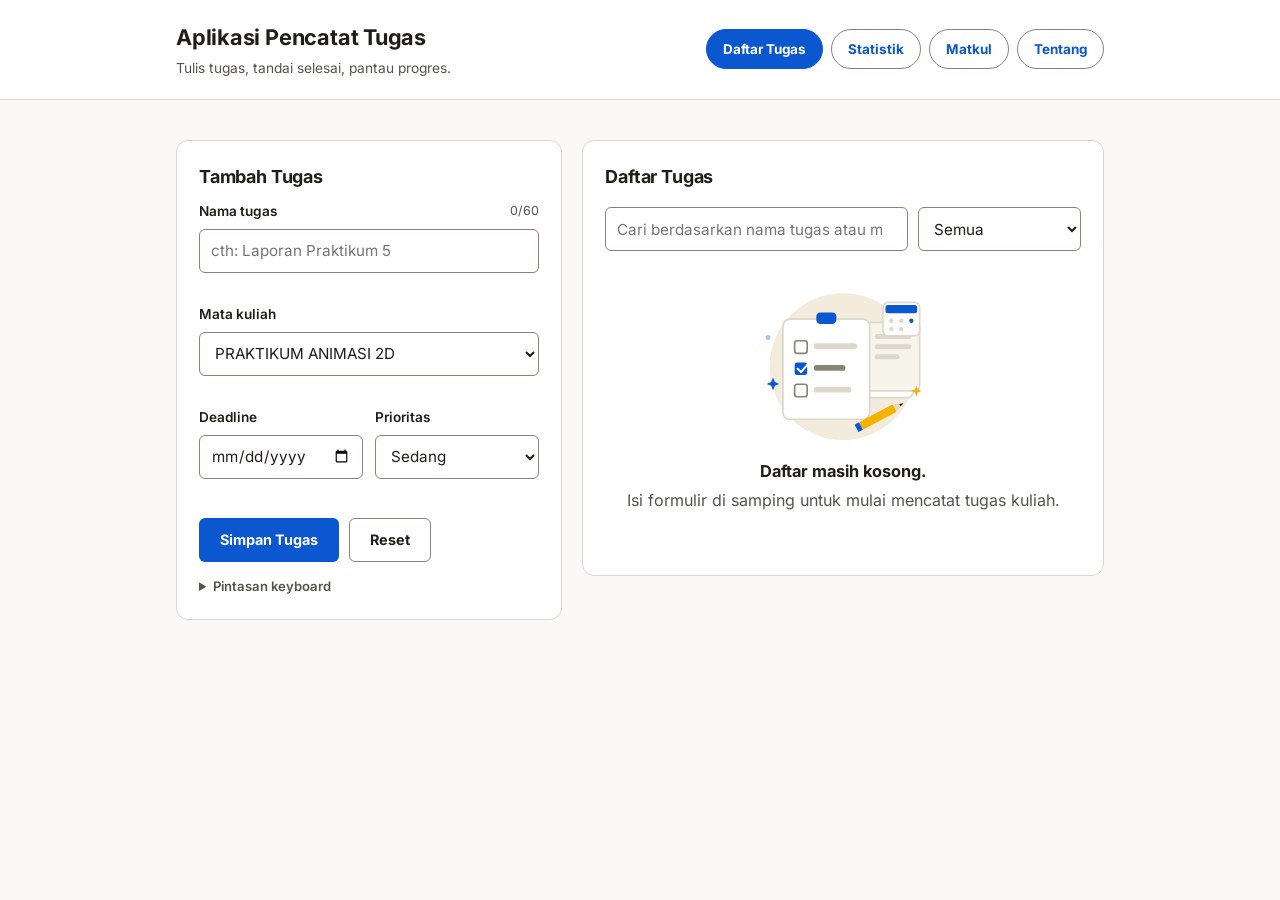
<file: aplikasi/index.html>
<!DOCTYPE html>
<html lang="id">
<head>
  <meta charset="UTF-8">
  <meta name="viewport" content="width=device-width, initial-scale=1.0">
  <title>Aplikasi Pencatat Tugas Kuliah</title>
  <link rel="stylesheet" href="style.css">
</head>
<body>
  <header class="topbar">
    <div class="wrap topbar-row">
      <div>
        <h1>Aplikasi Pencatat Tugas</h1>
        <p class="sub">Tulis tugas, tandai selesai, pantau progres.</p>
      </div>
      <nav class="nav" aria-label="Navigasi utama">
        <button type="button" data-view="daftar" aria-current="page">Daftar Tugas</button>
        <button type="button" data-view="statistik">Statistik</button>
        <button type="button" data-view="matkul">Matkul</button>
        <button type="button" data-view="tentang">Tentang</button>
      </nav>
    </div>
  </header>

  <main class="wrap">
    <!-- View 1: Daftar (dari Tugas 3) -->
    <section id="view-daftar" class="view aktif" aria-labelledby="j-daftar">
      <div class="grid">
        <div class="card">
          <h2 id="j-daftar">Tambah Tugas</h2>
          <form id="taskForm" novalidate>
            <label>Nama tugas <span id="charCount" class="count">0/60</span>
              <input type="text" id="taskName" maxlength="60" placeholder="cth: Laporan Praktikum 5" autocomplete="off">
              <small class="err" id="errName"></small>
            </label>
            <label>Mata kuliah
              <select id="course"></select>
              <small class="err" id="errCourse"></small>
            </label>
            <div class="row">
              <label>Deadline
                <input type="date" id="deadline">
                <small class="err" id="errDeadline"></small>
              </label>
              <label>Prioritas
                <select id="priority">
                  <option value="Rendah">Rendah</option>
                  <option value="Sedang" selected>Sedang</option>
                  <option value="Tinggi">Tinggi</option>
                </select>
              </label>
            </div>
            <div class="actions">
              <button type="submit" id="btnSave">Simpan Tugas</button>
              <button type="button" id="btnReset" class="ghost">Reset</button>
            </div>
          </form>
          <details class="hint">
            <summary>Pintasan keyboard</summary>
            <ul class="hint-list">
              <li><kbd>Ctrl</kbd> + <kbd>K</kbd>: lompat ke kolom nama tanpa menyentuh mouse.</li>
              <li><kbd>Enter</kbd>: simpan tugas langsung dari keyboard.</li>
              <li><kbd>Esc</kbd>: kosongkan formulir dan ulangi isian dari awal.</li>
            </ul>
          </details>
        </div>

        <div class="card">
          <h2>Daftar Tugas</h2>
          <div class="toolbar">
            <input type="search" id="search" placeholder="Cari berdasarkan nama tugas atau mata kuliah…">
            <select id="filter">
              <option value="semua">Semua</option>
              <option value="aktif">Belum selesai</option>
              <option value="selesai">Selesai</option>
              <option value="Tinggi">Prioritas Tinggi</option>
            </select>
          </div>
          <div id="loading" class="loading" hidden>
            <span class="spinner" aria-hidden="true"></span> Menyimpan…
          </div>
          <div id="empty" class="empty">
            <img src="assets/hero.svg" alt="Ilustrasi mahasiswa mengelola daftar tugas" width="240" height="200" id="imgHero">
            <p class="muted" id="imgFallback" hidden>Gambar ilustrasi tidak dapat dimuat. Isi formulir di samping untuk mulai mencatat tugas kuliah.</p>
            <p><strong>Daftar masih kosong.</strong></p>
            <p>Isi formulir di samping untuk mulai mencatat tugas kuliah.</p>
          </div>
          <p id="noMatch" class="empty" hidden>Tidak ada yang cocok. Ubah kata kunci atau filternya.</p>
          <ul id="taskList" class="list"></ul>
          <p id="preview" class="preview" aria-live="polite"></p>
        </div>
      </div>
    </section>

    <!-- View 2: Statistik -->
    <section id="view-statistik" class="view" aria-labelledby="j-stat" hidden>
      <div class="card">
        <h2 id="j-stat">Statistik</h2>
        <p class="stat-angka">Selesai: <strong><span id="pct">0</span>%</strong> (<span id="doneCount">0</span>/<span id="totalCount">0</span> tugas)</p>
        <div class="progres" role="progressbar" aria-valuemin="0" aria-valuemax="100" aria-valuenow="0" aria-label="Progres tugas selesai">
          <div id="bar" class="bar-fill"></div>
        </div>
        <div class="actions"><button type="button" id="btnKeDaftar">Kembali ke Daftar</button></div>
      </div>
    </section>

    <!-- View 3: Mata kuliah -->
    <section id="view-matkul" class="view" aria-labelledby="j-matkul" hidden>
      <div class="card">
        <h2 id="j-matkul">Mata Kuliah</h2>
        <ul id="matkulList" class="list"></ul>
        <form id="matkulForm" novalidate>
          <label>Tambah mata kuliah
            <input type="text" id="matkulName" maxlength="60" placeholder="cth: Praktikum Animasi 3D" autocomplete="off">
            <small class="err" id="matkulMsg"></small>
          </label>
          <div class="actions"><button type="submit">Tambah</button></div>
        </form>
      </div>
    </section>

    <!-- View 4: Tentang -->
    <section id="view-tentang" class="view" aria-labelledby="j-tentang" hidden>
      <div class="card tentang">
        <img src="assets/ikon-tugas.svg" alt="Ikon tas kuliah" width="96" height="96" id="imgIkon">
        <div>
          <h2 id="j-tentang">Tentang Aplikasi</h2>
          <p>Aplikasi yang membantu mahasiswa mengelola tugas kuliah secara praktis dan terorganisir. Pengguna dapat mencatat tugas, menandai tugas yang telah selesai, serta memantau progres pengerjaan melalui fitur Statistik.</p>
        </div>
      </div>
      <div class="card">
        <h2>Cara pakai</h2>
        <ul class="fitur">
          <li>Masukkan informasi tugas pada formulir Daftar Tugas, lalu tekan Simpan Tugas.</li>
          <li>Tandai tugas sebagai selesai setelah dikerjakan, atau hapus tugas yang tidak diperlukan.</li>
          <li>Buka menu Statistik untuk melihat progres dan jumlah tugas yang telah diselesaikan.</li>
        </ul>
      </div>
    </section>
  </main>

  <script src="app.js"></script>
</body>
</html>
</file>
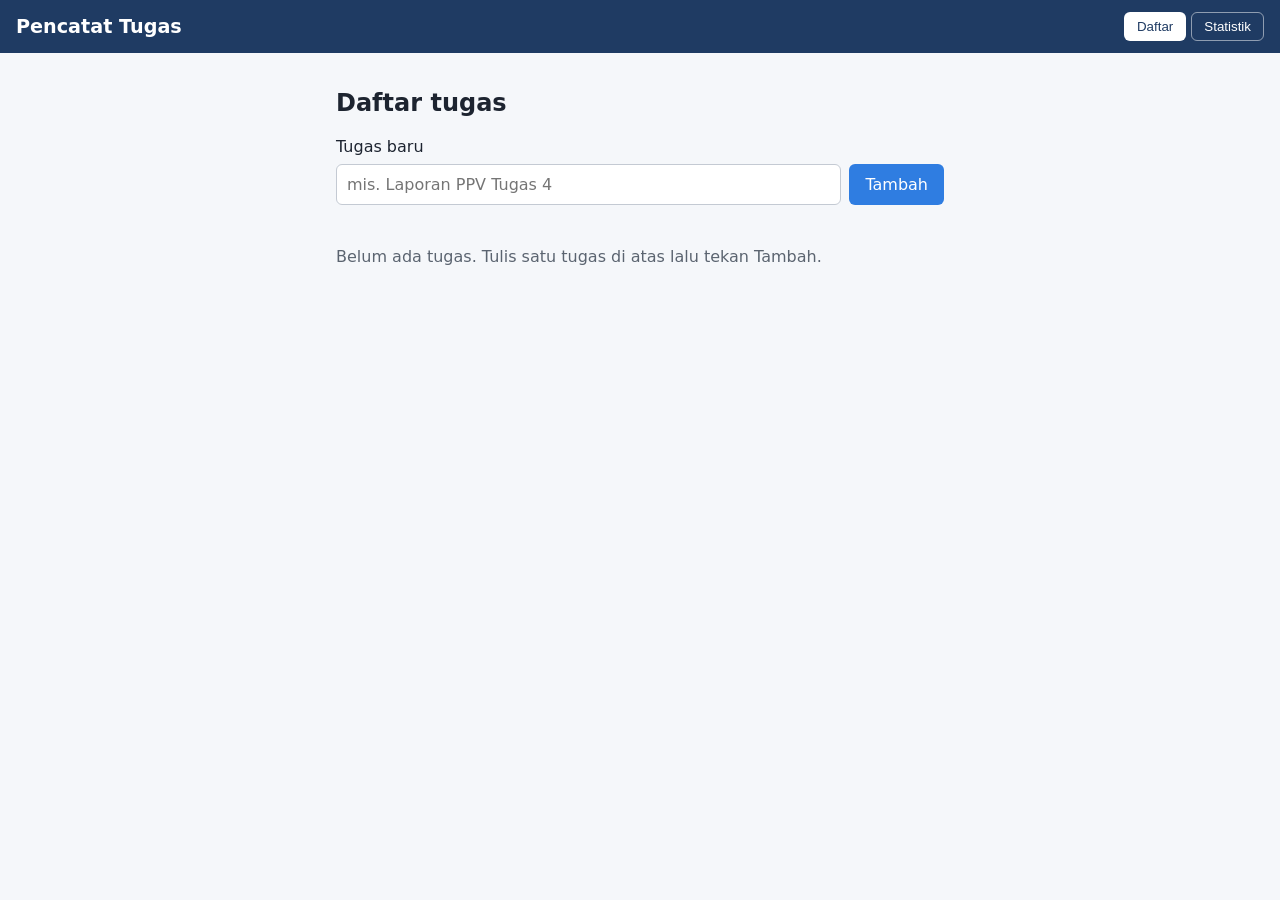
<file: latihan-debug/index.html>
<!doctype html>
<html lang="id">
<head>
  <meta charset="utf-8">
  <meta name="viewport" content="width=device-width, initial-scale=1">
  <title>Kode Latihan Debugging Animasi</title>
  <link rel="stylesheet" href="style.css">
</head>
<body>
  <header class="bar">
    <h1>Pencatat Tugas</h1>
    <nav class="tab" aria-label="Tampilan">
      <button type="button" data-view="daftar" aria-current="page">Daftar</button>
      <button type="button" data-view="statistik">Statistik</button>
    </nav>
  </header>
  <main>
    <!-- Tampilan 1: daftar tugas -->
    <section id="daftar" class="view aktif" aria-labelledby="judul-daftar">
      <h2 id="judul-daftar">Daftar tugas</h2>
      <form id="form" novalidate>
        <label for="isian">Tugas baru</label>
        <div class="baris">
          <input id="isian" name="isian" autocomplete="off" placeholder="mis. Laporan PPV Tugas 4">
          <button type="submit">Tambah</button>
        </div>
        <p id="pesan" class="pesan" role="alert"></p>
      </form>
      <ul id="list" class="list"></ul>
      <p id="kosong" class="kosong">Belum ada tugas. Tulis satu tugas di atas lalu tekan Tambah.</p>
    </section>
    <!-- Tampilan 2: statistik -->
    <section id="statistik" class="view" aria-labelledby="judul-stat" hidden>
      <h2 id="judul-stat">Statistik</h2>
      <p>Selesai: <strong id="angka">0</strong>%</p>
      <div class="progres" role="progressbar" aria-valuemin="0" aria-valuemax="100" aria-valuenow="0">
        <div id="isi-progres" class="isi"></div>
      </div>
    </section>
  </main>
  <script src="main.js" defer></script>
</body>
</html>
</file>
<file: aplikasi/style.css>
@font-face{font-family:"Inter";font-style:normal;font-weight:400;font-display:swap;src:url("assets/fonts/inter-latin-400.woff2") format("woff2")}
@font-face{font-family:"Inter";font-style:normal;font-weight:600;font-display:swap;src:url("assets/fonts/inter-latin-600.woff2") format("woff2")}
@font-face{font-family:"Inter";font-style:normal;font-weight:700;font-display:swap;src:url("assets/fonts/inter-latin-700.woff2") format("woff2")}
:root {
  --kertas: #faf9f7;
  --kartu: #ffffff;
  --tinta: #201d17;
  --abu: #57534a;
  --garis: #ddd8cc;
  --aksen: #0b57d0;
  --aksen-tua: #0847b3;
  --bahaya: #b3261e;
  --r-kartu: 12px;
  --r-kontrol: 6px;
}
*{box-sizing:border-box;margin:0;padding:0}
body{font-family:"Inter",-apple-system,BlinkMacSystemFont,"Segoe UI",Roboto,"Helvetica Neue",Arial,sans-serif;background:var(--kertas);color:var(--tinta);line-height:1.6}
.wrap{max-width:960px;margin:0 auto;padding:20px 16px}
.topbar{background:#fff;border-bottom:1px solid var(--garis);position:sticky;top:0;z-index:20}
.topbar h1{font-size:1.35rem;font-weight:700;letter-spacing:-.01em;color:var(--tinta)}
.sub{color:var(--abu);font-size:.86rem;margin-top:2px}
.topbar-row{display:flex;flex-wrap:wrap;gap:12px;align-items:center;justify-content:space-between}
.nav{display:flex;gap:8px;flex-wrap:wrap}
.nav button{padding:8px 16px;min-height:40px;border-radius:999px;border:1px solid #8a8474;background:transparent;color:var(--aksen);font-weight:700;font-size:.84rem;font-family:inherit;cursor:pointer}
.nav button[aria-current="page"]{background:var(--aksen);border-color:var(--aksen);color:#fff}
.nav button:hover{background:#e7edf7}
.nav button:active{background:#d8e2f5}
.nav button[aria-current="page"]:hover{background:var(--aksen-tua);border-color:var(--aksen-tua);color:#fff}
.view{opacity:0;transform:translateY(8px);transition:opacity 200ms ease-out,transform 200ms ease-out}
main>.view{margin-top:20px}
.view.aktif{opacity:1;transform:none}
.grid{display:grid;grid-template-columns:1fr 1.35fr;gap:20px;align-items:start}
@media(max-width:800px){.grid{grid-template-columns:1fr}}
.card{background:var(--kartu);border:1px solid var(--garis);border-radius:var(--r-kartu);padding:22px;margin-bottom:16px}
.card h2{font-size:1.12rem;font-weight:700;margin-bottom:10px;letter-spacing:-.01em}
.hint-list{list-style:none;margin:8px 0 0;padding:0;font-size:.82rem;color:var(--abu);display:flex;flex-direction:column;gap:6px}
.hint{margin-top:14px;font-size:.82rem;color:var(--abu)}
.hint summary{cursor:pointer;font-weight:600}
kbd{background:#f1efe9;color:var(--tinta);border:1px solid var(--garis);border-bottom-width:2px;border-radius:4px;padding:1px 6px;font-size:.75rem;font-family:inherit}
label{display:block;font-size:.85rem;font-weight:600;margin-bottom:14px}
input,select{width:100%;margin-top:6px;padding:10px 11px;border:1px solid #8a8474;border-radius:var(--r-kontrol);font-size:.95rem;background:#fff;color:var(--tinta);font-family:inherit;min-height:44px;max-width:100%}
input:hover,select:hover{border-color:var(--tinta)}
input:focus,select:focus{border-color:var(--aksen);outline:2px solid var(--aksen);outline-offset:1px}
input.invalid{border-color:var(--bahaya);background:#fef7f6}
.err{display:block;min-height:1.1em;color:var(--bahaya);font-size:.8rem;margin-top:3px}
.count{float:right;font-weight:400;color:var(--abu);font-size:.78rem}
.row{display:grid;grid-template-columns:1fr 1fr;gap:12px}
@media(max-width:520px){.row{grid-template-columns:1fr}}
.actions{display:flex;gap:10px;margin-top:8px;flex-wrap:wrap}
button{padding:10px 20px;min-height:44px;border:1px solid transparent;border-radius:var(--r-kontrol);background:var(--aksen);color:#fff;font-weight:700;font-size:.9rem;font-family:inherit;cursor:pointer}
button:hover{background:var(--aksen-tua)}
button:active{background:#063fa0}
button:disabled{opacity:.6;cursor:wait}
button.ghost{background:transparent;color:var(--tinta);border-color:#8a8474}
button.ghost:hover{background:#f1efe9}
button:focus-visible,.nav button:focus-visible,input:focus-visible,select:focus-visible,summary:focus-visible{outline:2px solid var(--aksen);outline-offset:2px}
.toolbar{display:flex;gap:10px;margin-bottom:16px}
@media(max-width:520px){.toolbar{flex-direction:column}}
@media(max-width:520px){
  .topbar-row{flex-direction:column;align-items:stretch}
  .nav{display:grid;grid-template-columns:repeat(2,1fr);gap:8px}
  .nav button{border-radius:var(--r-kontrol);text-align:center;padding:8px 4px}
  .card{padding:16px}
}
.toolbar input{flex:2}.toolbar select{flex:1}
.list{list-style:none;display:flex;flex-direction:column;gap:6px}
.list li{background:#fff;border:1px solid var(--garis);border-radius:6px;padding:8px 12px;display:flex;justify-content:space-between;gap:10px;align-items:center}
.list li:hover{background:#f1efe9}
.list li.tinggi{border-left:3px solid var(--bahaya)}
.list li.done{opacity:.6}
.list li.done strong{text-decoration:line-through}
.list .meta{font-size:.8rem;color:var(--abu);margin-top:2px;overflow-wrap:anywhere}
.tag{font-size:.78rem;white-space:nowrap;color:var(--abu)}
.tag.Tinggi{color:var(--bahaya);font-weight:700}
.tag.Sedang,.tag.Rendah{font-weight:400}
.mini{width:auto;padding:6px 10px;font-size:.78rem;min-height:40px;background:transparent;color:var(--tinta);border-color:#8a8474}
.mini:hover{background:#e8e4d8}
#matkulForm{margin-top:16px}
.empty{color:var(--abu);padding:12px 8px 8px;background:transparent;text-align:center}
.empty strong{display:block;color:var(--tinta);font-size:1.02rem;margin:12px 0 4px}
.empty p{margin:0}
.empty img{width:200px;max-width:60%;height:auto;display:block;margin:0 auto}
@media(max-width:520px){.empty img{width:160px}}
.loading{display:flex;align-items:center;gap:10px;justify-content:center;padding:18px;font-weight:600}
.loading[hidden]{display:none}
.spinner{width:20px;height:20px;border:3px solid var(--garis);border-top-color:var(--aksen);border-radius:50%;animation:spin .7s linear infinite}
@keyframes spin{to{transform:rotate(360deg)}}
.preview{min-height:1.4em;font-size:.85rem;color:var(--abu);margin-top:12px}
.stat-angka{font-size:1.05rem;margin:10px 0 14px;font-variant-numeric:tabular-nums}
.progres{height:12px;background:#e7e2d5;border-radius:6px;overflow:hidden;margin-bottom:16px}
.bar-fill{height:100%;width:100%;background:var(--aksen);transform:scaleX(0);transform-origin:left center}
.muted{color:var(--abu);font-size:.88rem;margin-top:10px}
.tentang img{width:72px;height:72px;max-width:100%;display:block}
.tentang{display:flex;gap:16px;align-items:center;flex-wrap:wrap}
.fitur{margin:8px 0 0 18px;display:flex;flex-direction:column;gap:6px;font-size:.9rem}
img{max-width:100%}
@media (prefers-reduced-motion:reduce){
  .view{transition:none}
  .spinner{animation-duration:.01ms}
  *{animation-duration:.01ms !important}
}
</file>
<file: latihan-debug/style.css>
:root {
  --biru: #1f3b63;
  --aksen: #2f7de1;
  --merah: #b42318;
  --abu: #5b6470;
  --latar: #f5f7fa;
  font-family: system-ui, "Segoe UI", Roboto, sans-serif;
}
* { box-sizing: border-box; }
body { margin: 0; background: var(--latar); color: #1d2430; }
.bar { display: flex; flex-wrap: wrap; gap: 12px; align-items: center; justify-content: space-between;
  padding: 12px 16px; background: var(--biru); color: #fff; }
.bar h1 { margin: 0; font-size: 1.2rem; }
.tab button { background: transparent; color: #fff; border: 1px solid #ffffff80; border-radius: 6px;
  padding: 6px 12px; cursor: pointer; }
.tab button[aria-current="page"] { background: #fff; color: var(--biru); }
main { max-width: 640px; margin: 0 auto; padding: 16px; }
/* Transisi tampilan: JS hanya mengganti class, CSS yang menganimasikan */
.view { opacity: 0; transform: translateY(8px); transition: opacity 200ms ease-out, transform 200ms ease-out;
}
.view.aktif { opacity: 1; transform: none; }
.baris { display: flex; gap: 8px; }
label[for="isian"] { display: block; margin-bottom: 8px; }
input { flex: 1; min-width: 0; padding: 10px; border: 1px solid #c4cad3; border-radius: 6px; font: inherit; }
input[aria-invalid="true"] { border-color: var(--merah); }
button[type="submit"] { padding: 10px 16px; border: 0; border-radius: 6px; background: var(--aksen);
  color: #fff; font: inherit; cursor: pointer; }
.pesan { min-height: 1.4em; margin: 6px 0 0; color: var(--merah); font-size: .9rem; }
.list { list-style: none; padding: 0; margin: 16px 0 0; }
.list li { display: flex; align-items: center; gap: 10px; padding: 10px 12px; margin-bottom: 8px;
  background: #fff; border-radius: 8px; box-shadow: 0 1px 2px #0000001a; overflow: hidden; }
.list li.selesai span { text-decoration: line-through; color: var(--abu); }
.list li span { flex: 1; overflow-wrap: anywhere; }
.list li input[type="checkbox"] { flex: none; width: 16px; height: 16px; margin: 0; }
.list li button { border: 0; background: none; color: var(--merah); cursor: pointer; font: inherit; }
.kosong { color: var(--abu); }
.progres { height: 14px; background: #dde3ea; border-radius: 7px; overflow: hidden; }
.progres .isi { height: 100%; width: 100%; background: var(--aksen); transform: scaleX(0); transform-origin: left center; }
@media (prefers-reduced-motion: reduce) {
  .view { transition: none; }
  * { animation-duration: 0.01ms !important; }
}
</file>
